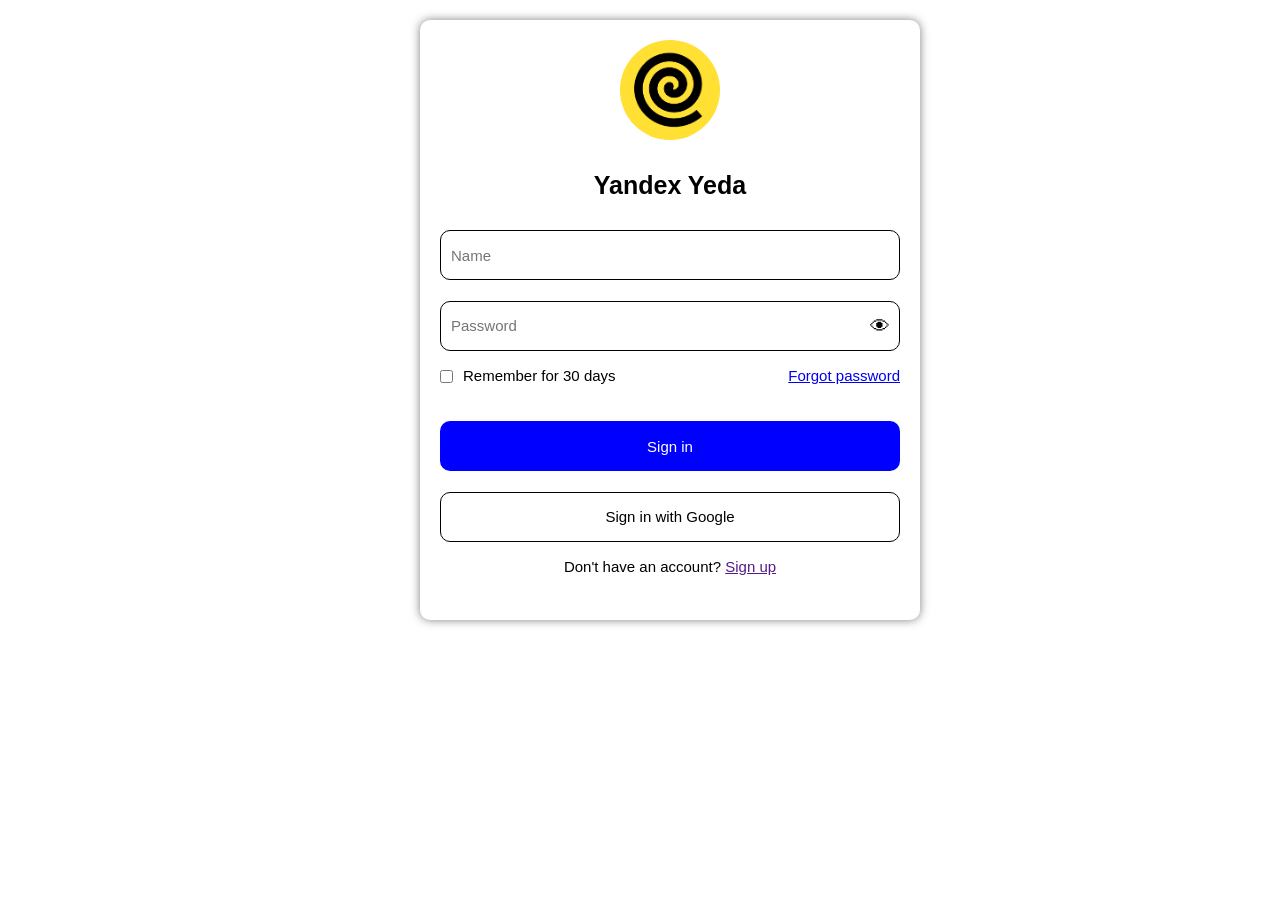
<file: index.html>
<!DOCTYPE html>
<html lang="en">

<head>
    <meta charset="UTF-8">
    <meta name="viewport" content="width=device-width, initial-scale=1.0">
    <title>Document</title>
    <!-- ? link boxicons -->
    <link href='https://unpkg.com/boxicons@2.1.4/css/boxicons.min.css' rel='stylesheet'>

    <!-- ? link css -->
    <link rel="stylesheet" href="style.css">
</head>

<body>

    <div class="login">
        <img src="assets/image.png" alt="">
        <h1>Yandex Yeda</h1>

        <input id="email" class="input" type="text" placeholder="Name">
        <br>

        <div class="password-box">
            <input id="password" class="input" type="password" placeholder="Password">
            <span id="eye">👁</span>
        </div>

        <div class="chekbox">
            <div class="chekbox">
                <input type="checkbox" placeholder="salom">
                <p>Remember for 30 days</p>
            </div>
            <a href="main.html">Forgot password</a>
        </div>

        <button type="button" id="loginBtn" class="button">Sign in</button>

        <button class="button-2">
            Sign in with Google
        </button>

        <p id="message"></p>

        <p>Don't have an account? <a href="">Sign up</a></p>
    </div>
   


    <script src="script.js"></script>
</body>

</html>
</file>
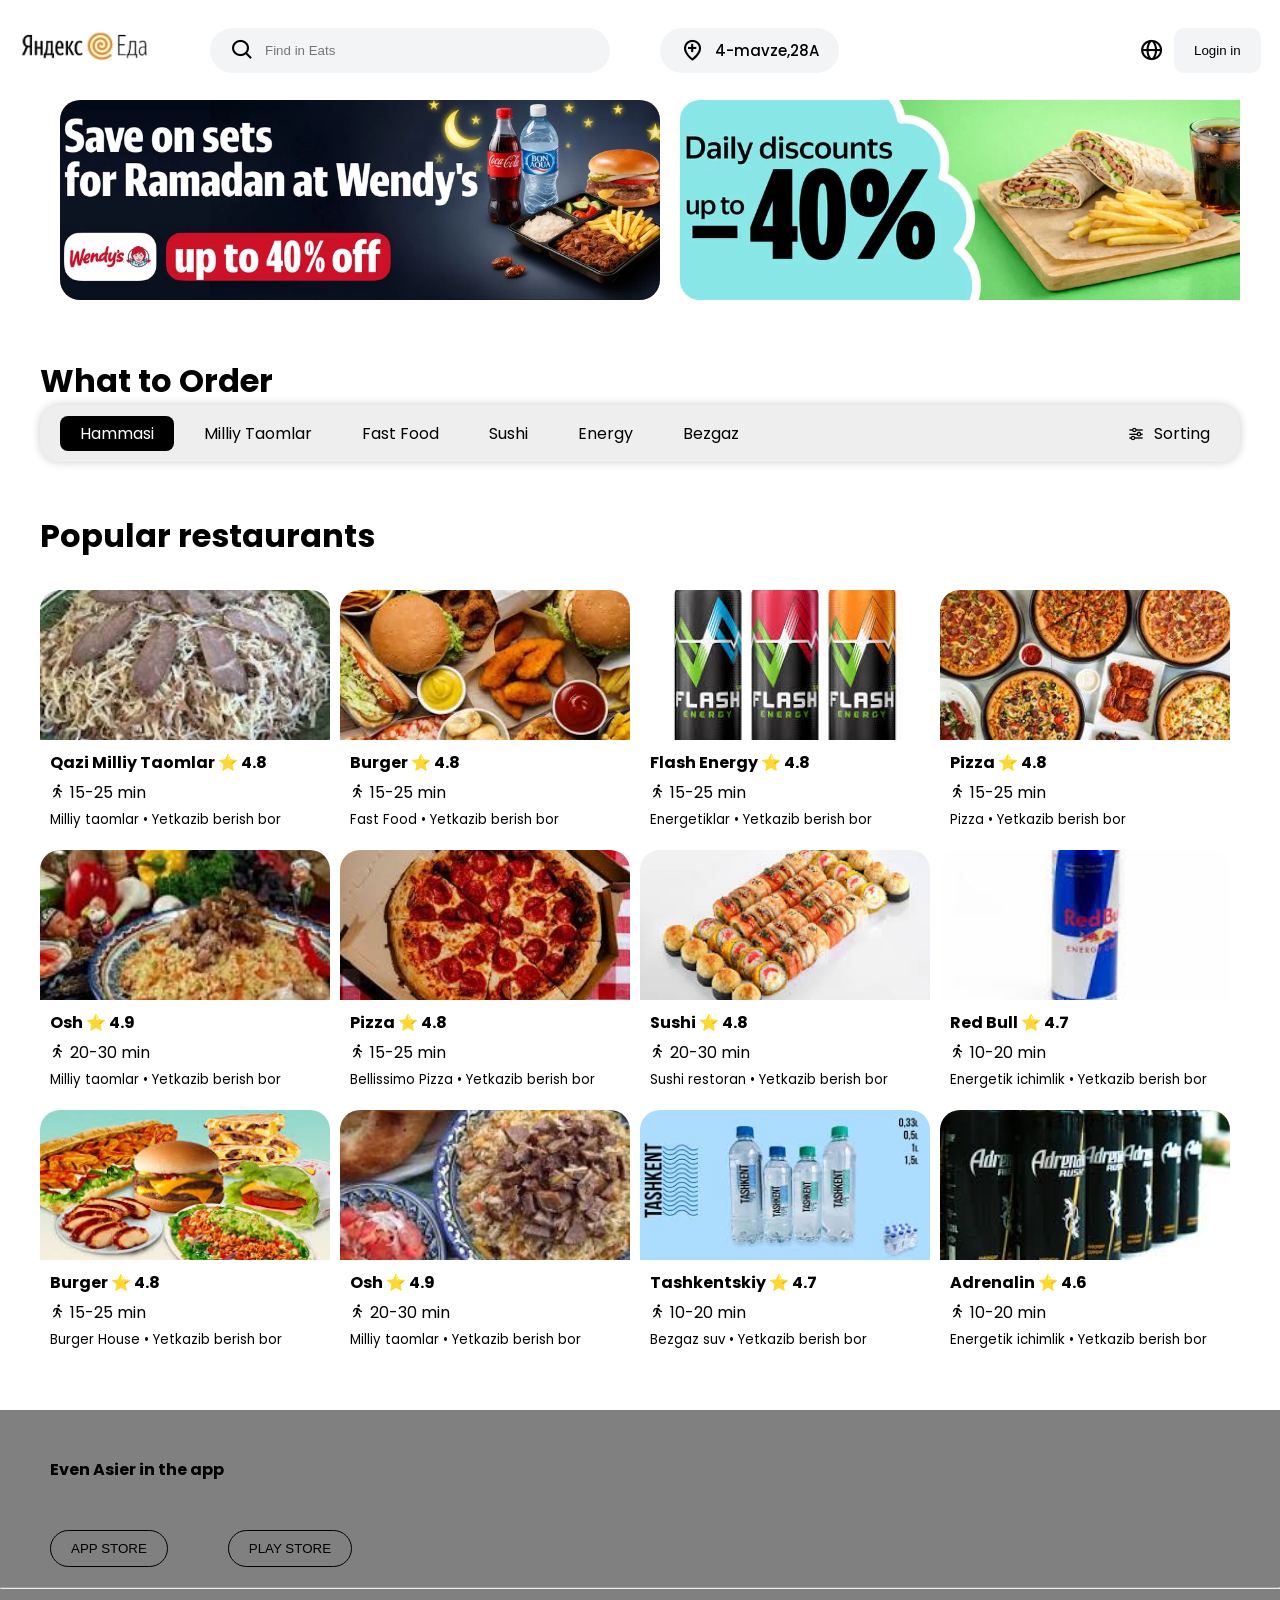
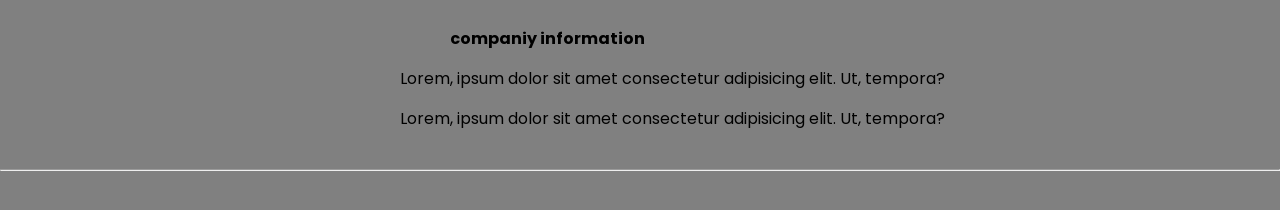
<file: main.html>
<!DOCTYPE html>
<html lang="en">

<head>
    <meta charset="UTF-8">
    <meta name="viewport" content="width=device-width, initial-scale=1.0">
    <title>Eats</title>

    <!-- Boxicons -->
    <link href='https://unpkg.com/boxicons@2.1.4/css/boxicons.min.css' rel='stylesheet'>

    <!-- CSS -->
    <link rel="stylesheet" href="main.css">
</head>

<body>

    <!-- HEADER -->
    <header>
        <div class="logo"> <img src="assets/image copy.png" alt=""> </div>
        <div class="search"> <i class='bx bx-search'></i> <input type="text" placeholder="Find in Eats"> </div>
        <div class="lociton"> <i class='bx bx-location-plus'></i>
            <p>4-mavze,28A</p>
        </div>
        <div class=" header-login"> <i class='bx bx-globe'></i> <button class="header-btn">Login in</button> </div>
    </header>
    <!-- HOME -->
    <div class="home">
        <div class="max-width">
            <div class="home-img">
                <a href="https://eats.yandex.com/en-uz/tashkent?shippingType=delivery"> <img
                        src="assets/image copy 2.png" alt="Food banner"></a>
                <img src="assets/image copy 3.png" alt="Food banner">
                <img src="assets/image copy 4.png" alt="Food banner">
                <img src="assets/image copy 5.png" alt="Food banner">
            </div>
        </div>
    </div>

    <!-- MENU -->
    <main class="food-menu">
        <div class="max-width">
            <h1>What to Order</h1>

            <div class="urab-turuvchi">
                <ul class="menu">
                    <li class="lilar active" data-filter="all" tabindex="0">Hammasi</li>
                    <li class="lilar" data-filter="milliy" tabindex="0">Milliy Taomlar</li>
                    <li class="lilar" data-filter="fastfood" tabindex="0">Fast Food</li>
                    <li class="lilar" data-filter="sushi" tabindex="0">Sushi</li>
                    <li class="lilar" data-filter="energy" tabindex="0">Energy</li>
                    <li class="lilar" data-filter="bezgaz" tabindex="0">Bezgaz</li>
                </ul>

                <div class="strong">
                    <i class='bx bx-slider-alt'></i> Sorting
                </div>
            </div>
        </div>
    </main>

    <!-- MAGAZIN -->
    <div class="magazin max-width">
        <h1>Popular restaurants</h1>


        <div class="cardlar">
            <!-- 1 -->
            <div class="card" data-category="milliy">
                <img src="assets/image copy 6.png" alt="Qazi">
                <div class="card-body">
                    <h4>Qazi Milliy Taomlar ⭐ 4.8</h4>
                    <p><i class='bx bx-walk'></i> 15-25 min</p>
                    <small>Milliy taomlar • Yetkazib berish bor</small>
                </div>
            </div>

            <div class="card" data-category="fastfood">
                <img src="assets/image copy 11.png" alt="Burger">
                <div class="card-body">
                    <h4>Burger ⭐ 4.8</h4>
                    <p><i class='bx bx-walk'></i> 15-25 min</p>
                    <small>Fast Food • Yetkazib berish bor</small>
                </div>
            </div>

            <div class="card" data-category="energy">
                <img src="assets/image copy 17.png" alt="Energy drink">
                <div class="card-body">
                    <h4>Flash Energy ⭐ 4.8</h4>
                    <p><i class='bx bx-walk'></i> 15-25 min</p>
                    <small>Energetiklar • Yetkazib berish bor</small>
                </div>
            </div>

            <div class="card" data-category="fastfood">
                <img src="assets/image copy 15.png" alt="Pizza">
                <div class="card-body">
                    <h4>Pizza ⭐ 4.8</h4>
                    <p><i class='bx bx-walk'></i> 15-25 min</p>
                    <small>Pizza • Yetkazib berish bor</small>
                </div>
            </div>

            <!-- 2 -->
            <div class="card" data-category="milliy">
                <img src="assets/image copy 8.png" alt="Osh">
                <div class="card-body">
                    <h4>Osh ⭐ 4.9</h4>
                    <p><i class='bx bx-walk'></i> 20-30 min</p>
                    <small>Milliy taomlar • Yetkazib berish bor</small>
                </div>
            </div>

            <div class="card" data-category="fastfood">
                <img src="assets/image copy 14.png" alt="Pizza">
                <div class="card-body">
                    <h4>Pizza ⭐ 4.8</h4>
                    <p><i class='bx bx-walk'></i> 15-25 min</p>
                    <small>Bellissimo Pizza • Yetkazib berish bor</small>
                </div>
            </div>

            <div class="card" data-category="sushi">
                <img src="assets/image copy 25.png" alt="Sushi">
                <div class="card-body">
                    <h4>Sushi ⭐ 4.8</h4>
                    <p><i class='bx bx-walk'></i> 20-30 min</p>
                    <small>Sushi restoran • Yetkazib berish bor</small>
                </div>
            </div>

            <div class="card" data-category="energy">
                <img src="assets/image copy 21.png" alt="Red Bull">
                <div class="card-body">
                    <h4>Red Bull ⭐ 4.7</h4>
                    <p><i class='bx bx-walk'></i> 10-20 min</p>
                    <small>Energetik ichimlik • Yetkazib berish bor</small>
                </div>
            </div>

            <!-- 3 -->
            <div class="card" data-category="fastfood">
                <img src="assets/image copy 12.png" alt="Burger">
                <div class="card-body">
                    <h4>Burger ⭐ 4.8</h4>
                    <p><i class='bx bx-walk'></i> 15-25 min</p>
                    <small>Burger House • Yetkazib berish bor</small>
                </div>
            </div>

            <div class="card" data-category="milliy">
                <img src="assets/image copy 9.png" alt="Osh">
                <div class="card-body">
                    <h4>Osh ⭐ 4.9</h4>
                    <p><i class='bx bx-walk'></i> 20-30 min</p>
                    <small>Milliy taomlar • Yetkazib berish bor</small>
                </div>
            </div>

            <div class="card" data-category="bezgaz">
                <img src="assets/image copy 24.png" alt="Drink">
                <div class="card-body">
                    <h4>Tashkentskiy ⭐ 4.7</h4>
                    <p><i class='bx bx-walk'></i> 10-20 min</p>
                    <small>Bezgaz suv • Yetkazib berish bor</small>
                </div>
            </div>

            <div class="card" data-category="energy">
                <img src="assets/image copy 20.png" alt="Energy drink">
                <div class="card-body">
                    <h4>Adrenalin ⭐ 4.6</h4>
                    <p><i class='bx bx-walk'></i> 10-20 min</p>
                    <small>Energetik ichimlik • Yetkazib berish bor</small>
                </div>
            </div>
        </div>
    </div>

    <!-- ? footer -->
    <footer class="footer">
        <br>
        <div class="qisim"> 
            <h4>Even Asier in the app</h4>
            <br>
            <div class="buttonlar">

                <button class="btn"> APP STORE</button>
                <button class="btn"> PLAY STORE</button>

            </div>
            
            <hr>
            <div class="info">

                <h4>
                    companiy information
                </h4>

                <div>
                    <p>
                        Lorem, ipsum dolor sit amet consectetur adipisicing elit. Ut, tempora?
                    </p>
                    <p>
                        Lorem, ipsum dolor sit amet consectetur adipisicing elit. Ut, tempora?
                    </p>
                </div>
            </div>

            <hr>
        </div>
    </footer>

    <!-- JS -->
    <script src="feltir.js"></script>

</body>

</html>
</file>
<file: style.css>
* {
    margin: 0px;
    padding: 0px;
    box-sizing: border-box;
    font-family: 'Poppins', sans-serif;
    font-size: 15px;
}

.login {
    width: 500PX;
    height: 600px;
    background-color: #fff;
    border-radius: 10px;
    padding: 20px;
    text-align: center;
    line-height: 50px;
    margin-left: 420px;
    margin-top: 20px;
    /* border: 1px solid black; */
    box-shadow: 0px 0px 10px 0px rgba(0, 0, 0, 0.5);

    img {
        width: 100px;
        height: 100px;
        border-radius: 50px;
        object-fit: cover;
    }
}




.button {
    width: 100%;
    height: 50px;
    background-color: blue;
    color: #fff;
    border-radius: 10px;
    border: none;
    margin-top: 20px;
    cursor: pointer
}

.button-2 {
    width: 100%;
    height: 50px;
    background-color: white;
    border: 1px solid black;
    color: black;
    border-radius: 10px;
    margin-top: 20px;
    cursor: pointer;
    display: flex;
    text-align: center;
    justify-content: center;
    align-items: center;
    gap: 10px;

}

.input {
    width: 100%;
    height: 50px;
    border-radius: 10px;
    border: 1px solid black;
    outline: none;
    padding-left: 10px;
    margin-top: 20px;
}

.chekbox {
    display: flex;
    justify-content: space-between;
    align-items: center;
    gap: 10px;
}

h1 {
    font-size: 25px;
}

i {
    font-size: 25px;
}

.password-box {
    position: relative;
}

.password-box input {
    width: 100%;
    padding-right: 40px;
}

#eye {
    position: absolute;
    right: 10px;
    top: 20px;
    cursor: pointer;
    font-size: 20px;

   
}
</file>
<file: main.css>
/* =========================================
   MASTER CSS FRAMEWORK — FULL VERSION
========================================= */

@import url('https://fonts.googleapis.com/css2?family=Poppins:wght@100;200;300;400;500;600;700;800;900&display=swap');

/* ================= ROOT VARIABLES ================= */
:root {
    /* COLORS */
    --primary-color: #2563eb;
    --white-color: #ffffff;
    --black-color: #000000;
    --gray-100: #f3f4f6;
    --gray-200: #e5e7eb;

    /* SPACING */
    --space-10: 10px;
    --space-20: 20px;
    --space-30: 30px;

    /* FONT */
    --font-family: 'Poppins', sans-serif;
    --fw-400: 400;
    --fw-700: 700;

    /* BORDER RADIUS */
    --radius-small: 8px;
    --radius-large: 20px;
}

/* ================= RESET ================= */
* {
    margin: 0;
    padding: 0;
    box-sizing: border-box;
}

body {
    font-family: var(--font-family);
    /* max-width: 1300px;
    margin: auto; */
}

.max-width {
    max-width: 1200px;
    margin: auto;
}

header {
    display: flex;
    align-items: center;
    position: fixed;
    width: 100%;
    height: 100px;
    top: 0;
    background-color: var(--white-color);
    gap: 50px;
    padding: 0px 10px;
    margin-bottom: 50px;
    max-width: 1300px;
    margin: auto;

    img {
        width: 150px;
        height: 100px;
        object-fit: cover;
        cursor: pointer;
    }

    .search {
        display: flex;
        align-items: center;
        gap: var(--space-10);
        border-radius: 30px;
        padding: 10px 20px;
        width: 400px;
        background-color: var(--gray-100);
    }

    .search input {
        border: none;
        outline: none;
        width: 100%;
        background-color: var(--gray-100);
    }

    .search i {
        font-size: 25px;
    }

    .lociton {
        display: flex;
        gap: var(--space-10);
        align-items: center;
        font-size: 15px;
        font-weight: 500;
        /* box-shadow: 0px 0px 3px 0px var(--gray-900); */
        padding: 10px 20px;
        border-radius: 30px;
        background-color: var(--gray-100);
        cursor: pointer;
    }

    .lociton i {
        font-size: 25px;
    }

    .header-btn {
        display: flex;
        gap: var(--space-10);
        justify-content: space-between;
        align-items: center;
        /* box-shadow: 0px 0px 3px 0px var(--gray-900); */
        padding: 15px 20px;
        border-radius: 10px;
        background-color: var(--gray-100);
        border: none;
        /* margin-left: 150px; */
        cursor: pointer;
    }

    .header-btn i {
        font-size: 25px;
        margin-left: 150px;

    }

    .header-btn:focus {
        background-color: #000;
        color: #fff;
        transition: all 0.3s ease;
    }

    .header-login {
        display: flex;
        gap: var(--space-10);
        align-items: center;
        margin-left: 250px;
    }

    .header-login i {
        font-size: 25px;
    }
}

/* ================= HOME ================= */
.home {
    margin-top: 100px;
}

.home-img {
    display: flex;
    gap: 20px;
    overflow-x: auto;
    cursor: pointer;
}

.home-img::-webkit-scrollbar {
    display: none;
}

.home-img img {
    flex-shrink: 0;
    width: 50%;
    height: 200px;
    object-fit: cover;
    border-radius: var(--radius-large);
}

/* ================= FOOD MENU ================= */
.food-menu {
    margin-top: 50px;
}

.urab-turuvchi {
    display: flex;
    justify-content: space-between;
    align-items: center;
    background-color: #eee;
    padding: 10px 20px;
    border-radius: var(--radius-large);
    box-shadow: 0 0 10px rgba(0, 0, 0, 0.2);
}

.menu {
    display: flex;
    gap: 10px;
    list-style: none;
}

.lilar {
    padding: 5px 20px;
    border-radius: var(--radius-small);
    background-color: #eee;
    cursor: pointer;
}

.lilar.active {
    background-color: var(--black-color);
    color: var(--white-color);
}

.strong {
    display: flex;
    gap: 10px;
    align-items: center;
    padding: 6px 10px;
    border-radius: var(--radius-small);
    background-color: #eee;
    cursor: pointer;
}

.strong:hover {
    background-color: var(--black-color);
    color: var(--white-color);
}

/* ================= MAGAZIN / CARDS ================= */
.magazin {
    margin-top: 50px;
}

.cardlar {
    display: flex;
    flex-wrap: wrap;
    gap: 10px;
    margin-top: 30px;
    cursor: pointer;
}

.card {
    flex: 1 1 calc(25% - 10px);
    /* 4 cards per row */
    max-width: calc(25% - 10px);
    background-color: var(--white-color);
    border-radius: var(--radius-large);
    overflow: hidden;
    display: flex;
    flex-direction: column;
}

.card img {
    width: 100%;
    height: 150px;
    object-fit: cover;
}

.card-body {
    padding: 10px;
    display: flex;
    flex-direction: column;
    gap: 5px;
}


.footer {
    margin-top: 50px;
    width: 100%;
    height: 400px;
    background-color: grey;
    /* padding: 20px; */
    /* text-align: center; */
    line-height: 40px;
    h4{
        margin-left: 50px;
    }
    button{
        margin-left: 50px;
    }
}

.info{
    margin-left: 400px;
    margin-top: 30px;
    margin-bottom: 30px;
}

.btn{
    padding: 10px 20px;
    border-radius: 30px;
    background-color: transparent;
    cursor: pointer;
    border: 1px solid black;
}
.buttonlar {
    display: flex;
    gap: 10px;
    margin-bottom: 20px;
    /* justify-content: center; */
}

/* ================= RESPONSIVE ================= */
@media (max-width: 1024px) {
    .card {
        flex: 1 1 calc(33.333% - 10px);
        /* 3 cards per row */
        max-width: calc(33.333% - 10px);
    }
}

@media (max-width: 768px) {
    .card {
        flex: 1 1 calc(50% - 10px);
        /* 2 cards per row */
        max-width: calc(50% - 10px);
    }

    .search {
        width: 100%;
    }
}

@media (max-width: 480px) {
    .card {
        flex: 1 1 100%;
        /* 1 card per row */
        max-width: 100%;
    }
}
</file>
